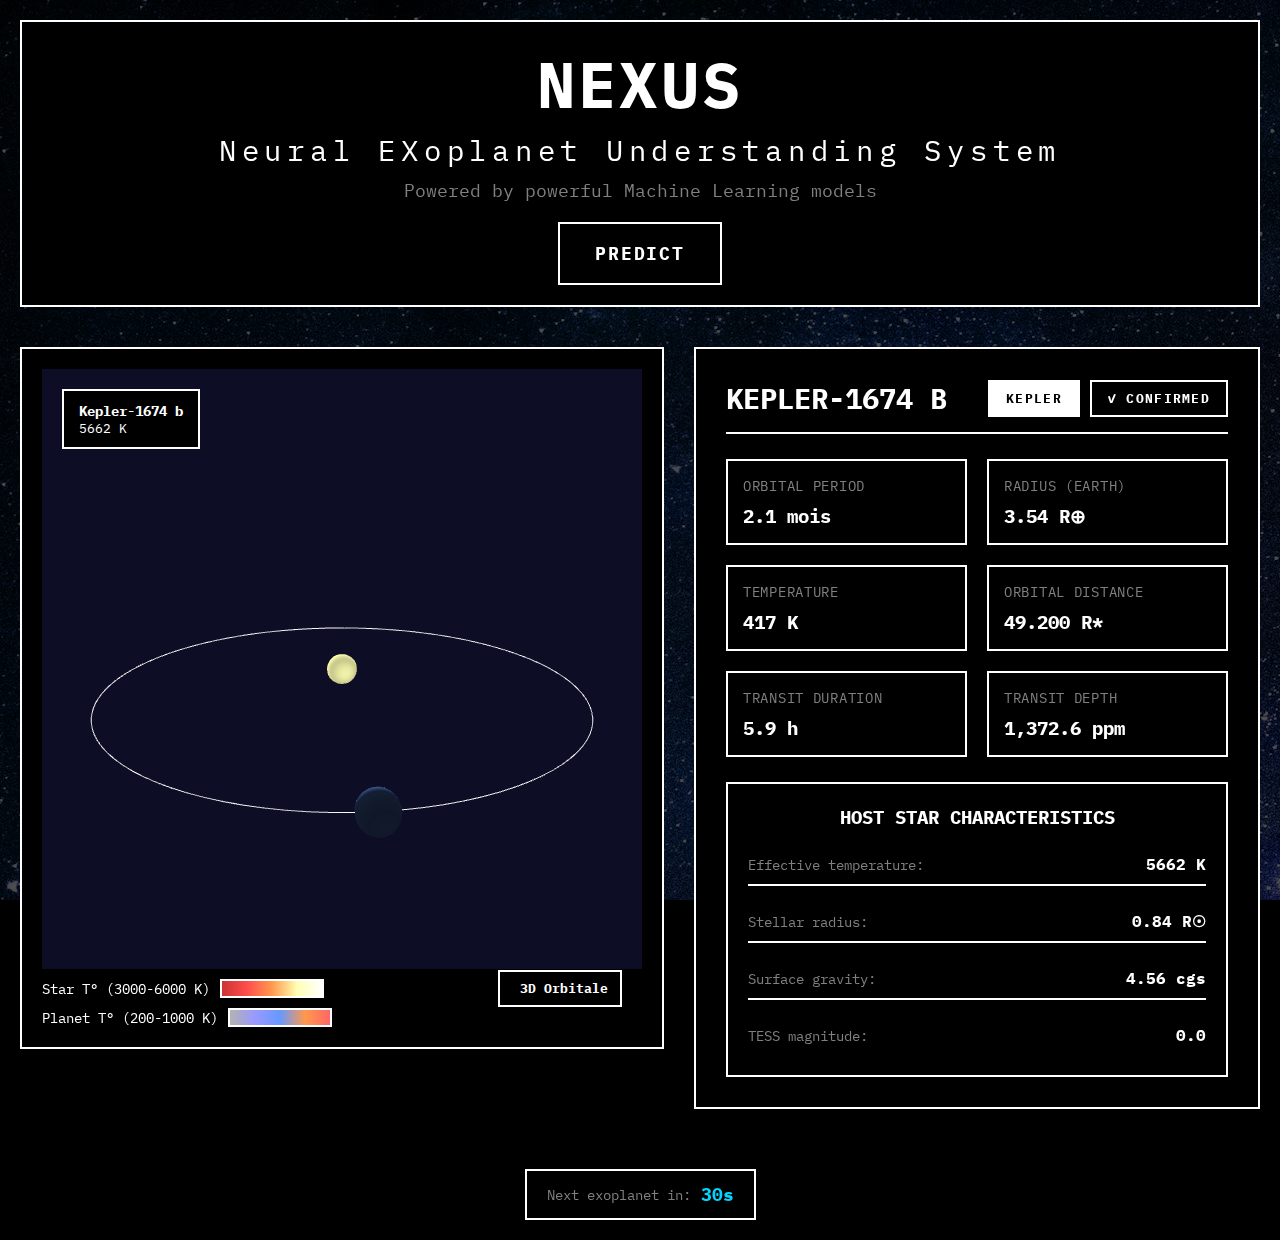
<file: index.html>
<!DOCTYPE html>
<html lang="en">
<head>
    <meta charset="UTF-8">
    <meta name="viewport" content="width=device-width, initial-scale=0.67">
    <title>Exoplanet Explorer</title>
    <link rel="stylesheet" href="styles.css">
    <link href="https://fonts.googleapis.com/css2?family=Orbitron:wght@400;700;900&family=Space+Mono:wght@400;700&display=swap" rel="stylesheet">
</head>
<body>
    <div class="container">
        <!-- Header -->
        <header class="header">
            <h1 class="title">
                <span class="title-main">NExUS</span>
                <span class="title-sub">Neural EXoplanet Understanding System</span>
            </h1>
            <div class="subtitle">Powered by powerful Machine Learning models</div>
            <div class="subtitle"> </div>
            <a href="predict.html" class="explore-btn" style="display: inline-block; text-decoration: none; text-align: center;">Predict</a>
        </header>

        <!-- Main Content -->
        <main class="main-content">
            <!-- Animation Canvas -->
            <section class="animation-section">
                <div class="canvas-container">
                    <canvas id="planetCanvas" width="600" height="600"></canvas>
                    <div class="temp-gradient star-temp-gradient">Star T° (3000-6000 K)</div>
                            <div class="temp-gradient planet-temp-gradient">Planet T° (200-1000 K)</div>
                    <div class="canvas-overlay">
                        
                        <div class="star-info">
                            <div class="star-name" id="starName">Host star</div>
                            
                            <div class="star-temp" id="starTemp">0 K</div>
                        </div>
                        <div class="controls-3d">
                            <div class="camera-info">
                                <span></span>
                                <span id="cameraMode">Orbital</span>
                            </div>
                        </div>
                    </div>
                </div>

                <!-- SIMPLE GRADIENT -->
                
            </section>

            

            <!-- Planet Information Card -->
            <section class="info-section">
                <div class="info-card">
                    <div class="card-header">
                        <h2 class="planet-name" id="planetName">Confirmed Exoplanets</h2>
                        <div class="badges">
                            <div class="mission-badge" id="missionBadge">MISSION</div>
                            <div class="confirmed-badge">✓ CONFIRMED</div>
                        </div>
                    </div>
                    
                    <div class="card-content">
                        <div class="info-grid">
                            <div class="info-item">
                                <div class="info-label">Orbital period</div>
                                <div class="info-value" id="periodValue">-</div>
                            </div>
                            <div class="info-item">
                                <div class="info-label">Radius (Earth)</div>
                                <div class="info-value" id="radiusValue">-</div>
                            </div>
                            <div class="info-item">
                                <div class="info-label">Temperature</div>
                                <div class="info-value" id="tempValue">-</div>
                            </div>
                            <div class="info-item">
                                <div class="info-label">Orbital distance</div>
                                <div class="info-value" id="distanceValue">-</div>
                            </div>
                            <div class="info-item">
                                <div class="info-label">Transit duration</div>
                                <div class="info-value" id="transitValue">-</div>
                            </div>
                            <div class="info-item">
                                <div class="info-label">Transit depth</div>
                                <div class="info-value" id="depthValue">-</div>
                            </div>
                        </div>

                        <div class="star-characteristics">
                            <h3>Host star characteristics</h3>
                            <div class="star-grid">
                                <div class="star-item">
                                    <span class="star-label">Effective temperature:</span>
                                    <span class="star-value" id="starTeff">-</span>
                                </div>
                                <div class="star-item">
                                    <span class="star-label">Stellar radius:</span>
                                    <span class="star-value" id="starRadius">-</span>
                                </div>
                                <div class="star-item">
                                    <span class="star-label">Surface gravity:</span>
                                    <span class="star-value" id="starLogg">-</span>
                                </div>
                                <div class="star-item">
                                    <span class="star-label">TESS magnitude:</span>
                                    <span class="star-value" id="starMag">-</span>
                                </div>
                            </div>
                        </div>
                    </div>
                </div>
            </section>

            <!-- Controls -->
            <section class="controls-section">
                <div class="controls-info">
                    <div class="auto-change-indicator">
                        <span class="indicator-text">Next exoplanet in:</span>
                        <span class="countdown" id="countdown">30s</span>
                    </div>
                </div>
            </section>
        </main>

        <!-- Background Elements -->
        <div class="background-stars"></div>
        <div class="background-particles"></div>
    </div>

    <script src="webgl3d.js"></script>
    <script src="script.js"></script>
</body>
</html>
</file>
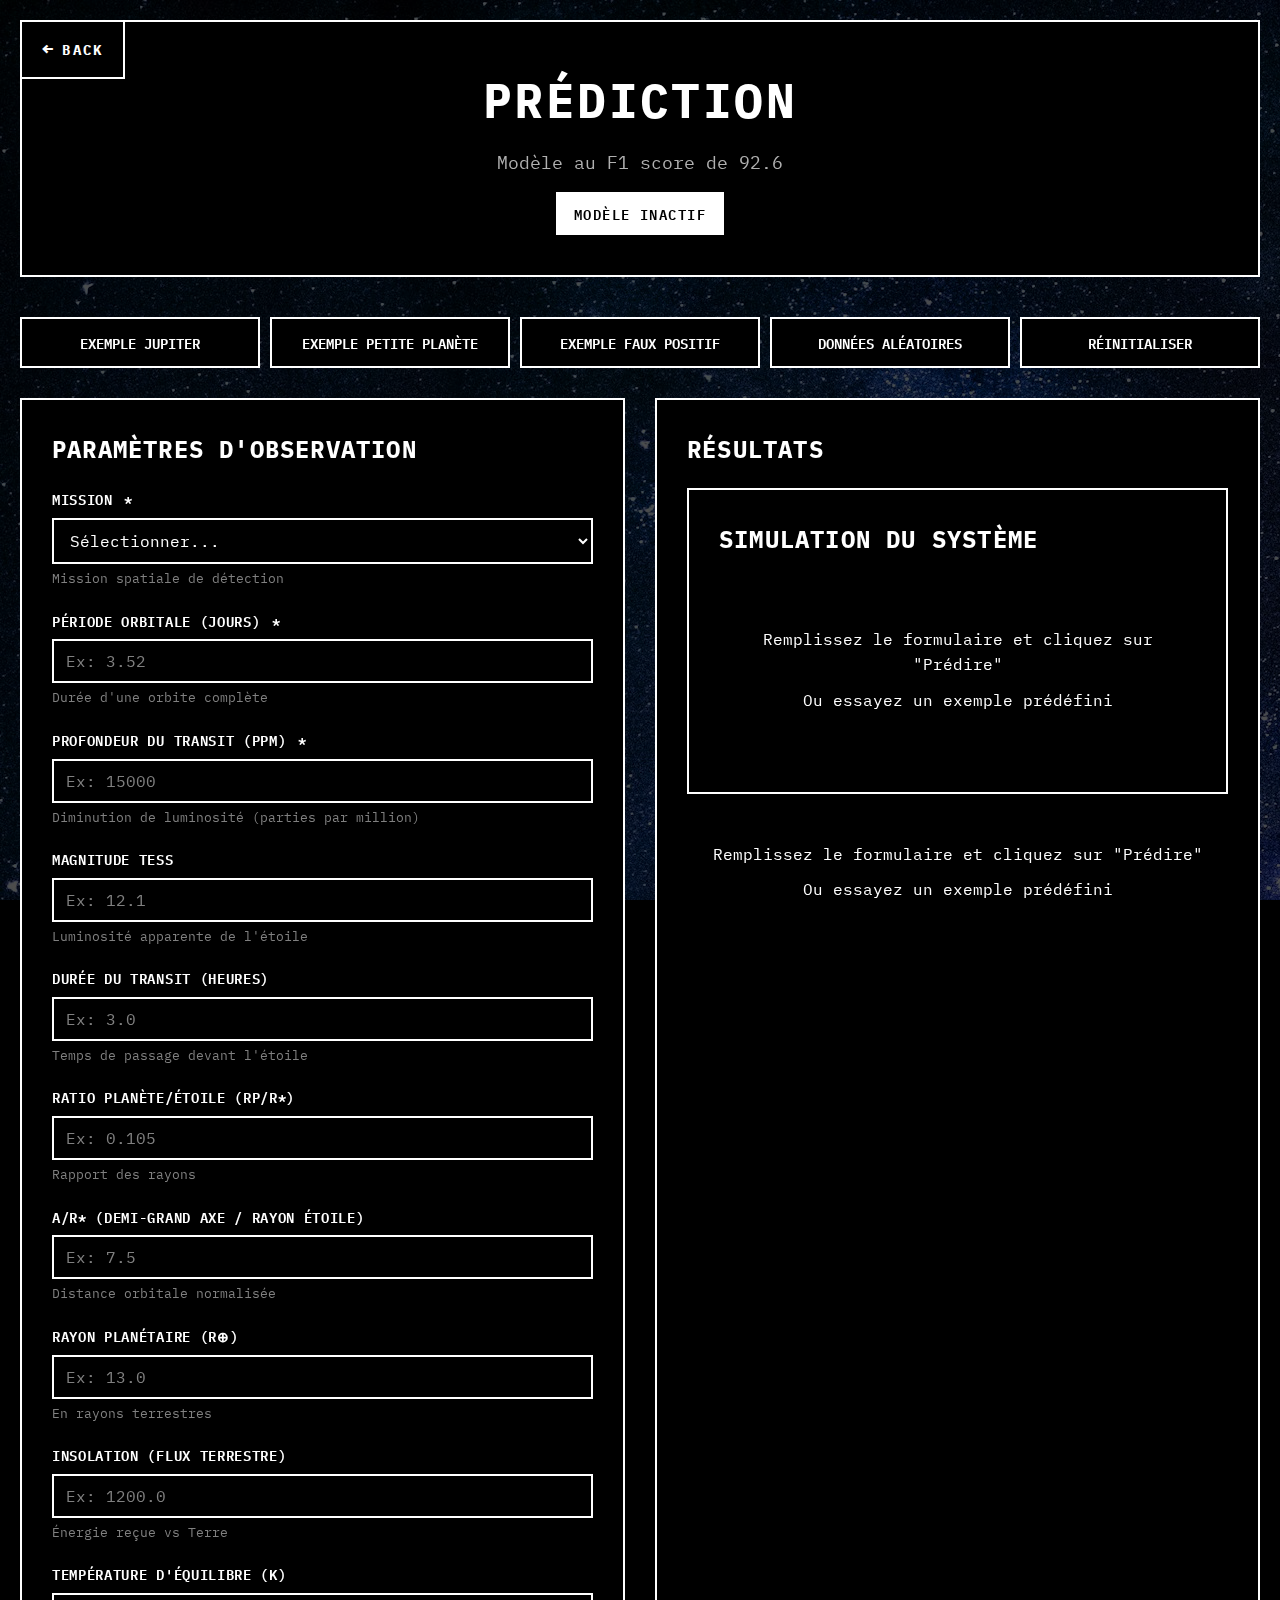
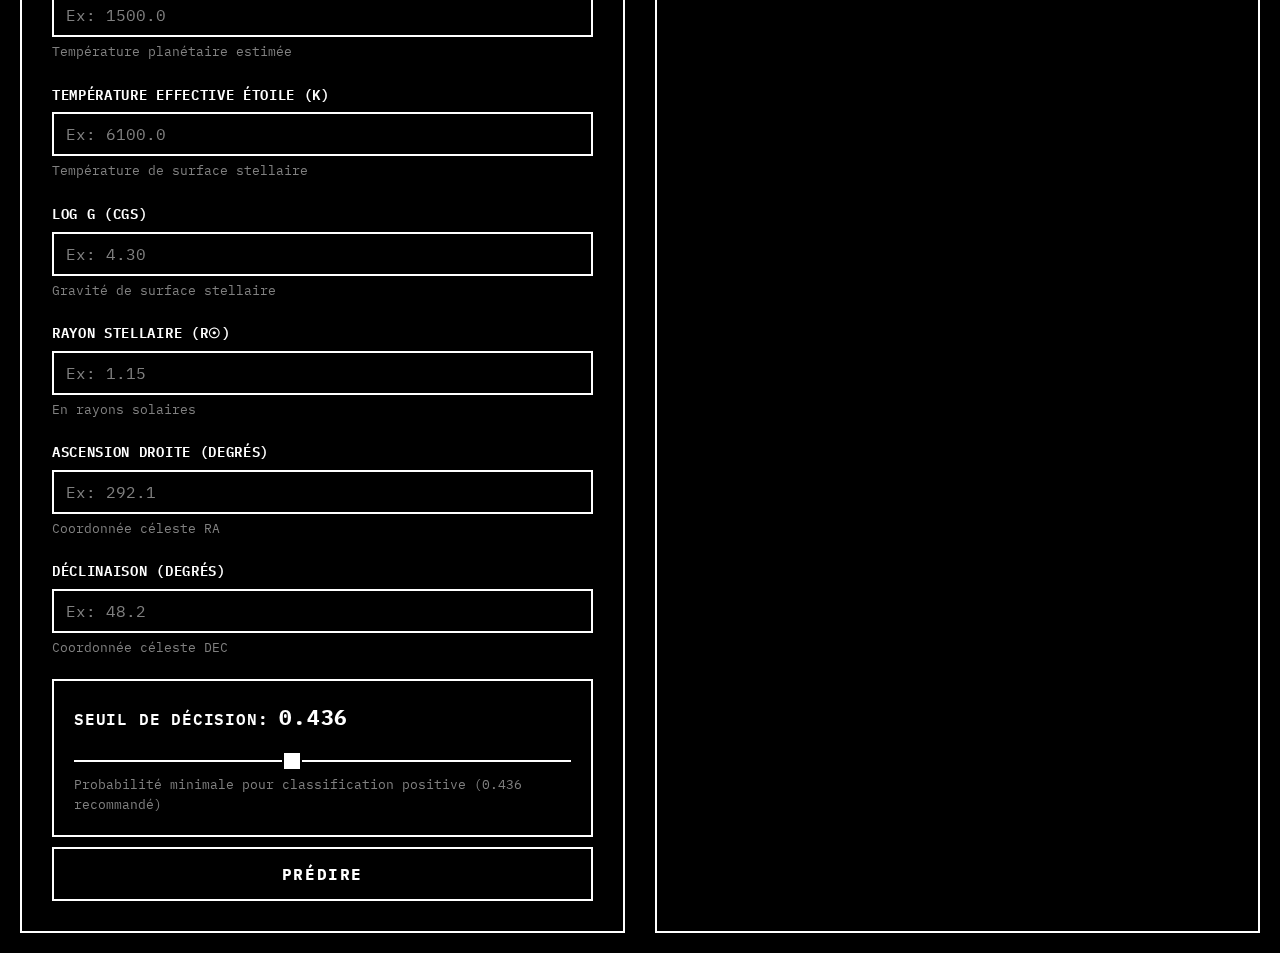
<file: predict.html>
<!DOCTYPE html>
<html lang="fr">
<head>
    <meta charset="UTF-8">
    <meta name="viewport" content="width=device-width, initial-scale=1.0">
    <title>Prédiction Exoplanètes</title>
    <link rel="stylesheet" href="styles2.css">
</head>
<body>
    <div class="predict-container">
        <div class="predict-header">
            <h1>Prédiction</h1>
            <p style="color: #b0b0b0; font-size: 1.1em;">Modèle au F1 score de 92.6</p>
            <div id="apiStatus" class="api-status offline">Vérification de l'API...</div>
            <a href="index.html" class="back-btn">
    <span class="back-arrow">←</span>
    <span class="back-text">BACK</span>
</a>
        </div>

        <div class="example-buttons">
            <button class="example-btn" onclick="loadExample('jupiter')">Exemple Jupiter</button>
            <button class="example-btn" onclick="loadExample('small')">Exemple Petite planète</button>
            <button class="example-btn" onclick="loadExample('false')">Exemple Faux positif</button>
            <button class="example-btn" onclick="generateRandomData()">Données aléatoires</button>
            <button class="example-btn" onclick="clearForm()">Réinitialiser</button>
        </div>

        <div class="predict-grid">
            <div class="predict-card">
                <h2>Paramètres d'observation</h2>
                <form id="predictionForm">
                    <div class="form-group">
                        <label>Mission <span class="required">*</span></label>
                        <select name="mission" required>
                            <option value="">Sélectionner...</option>
                            <option value="kepler">Kepler</option>
                            <option value="k2">K2</option>
                            <option value="tess">TESS</option>
                        </select>
                        <div class="field-description">Mission spatiale de détection</div>
                    </div>

                    <div class="form-group">
                        <label>Période orbitale (jours) <span class="required">*</span></label>
                        <input type="number" name="period_days" step="0.01" min="0" placeholder="Ex: 3.52" required>
                        <div class="field-description">Durée d'une orbite complète</div>
                    </div>

                    <div class="form-group">
                        <label>Profondeur du transit (ppm) <span class="required">*</span></label>
                        <input type="number" name="depth_ppm" step="1" min="0" placeholder="Ex: 15000" required>
                        <div class="field-description">Diminution de luminosité (parties par million)</div>
                    </div>

                    <div class="form-group">
                        <label>Magnitude TESS</label>
                        <input type="number" name="t_mag" step="0.1" min="0" max="20" placeholder="Ex: 12.1">
                        <div class="field-description">Luminosité apparente de l'étoile</div>
                    </div>

                    <div class="form-group">
                        <label>Durée du transit (heures)</label>
                        <input type="number" name="dur_hr" step="0.1" min="0" placeholder="Ex: 3.0">
                        <div class="field-description">Temps de passage devant l'étoile</div>
                    </div>

                    <div class="form-group">
                        <label>Ratio planète/étoile (Rp/R*)</label>
                        <input type="number" name="rprstar" step="0.001" min="0" max="1" placeholder="Ex: 0.105">
                        <div class="field-description">Rapport des rayons</div>
                    </div>

                    <div class="form-group">
                        <label>a/R* (Demi-grand axe / Rayon étoile)</label>
                        <input type="number" name="a_over_rstar" step="0.1" min="0" placeholder="Ex: 7.5">
                        <div class="field-description">Distance orbitale normalisée</div>
                    </div>

                    <div class="form-group">
                        <label>Rayon planétaire (R⊕)</label>
                        <input type="number" name="radius_rearth" step="0.1" min="0" placeholder="Ex: 13.0">
                        <div class="field-description">En rayons terrestres</div>
                    </div>

                    <div class="form-group">
                        <label>Insolation (flux terrestre)</label>
                        <input type="number" name="insol_earth" step="1" min="0" placeholder="Ex: 1200.0">
                        <div class="field-description">Énergie reçue vs Terre</div>
                    </div>

                    <div class="form-group">
                        <label>Température d'équilibre (K)</label>
                        <input type="number" name="eq_temp_k" step="1" min="0" placeholder="Ex: 1500.0">
                        <div class="field-description">Température planétaire estimée</div>
                    </div>

                    <div class="form-group">
                        <label>Température effective étoile (K)</label>
                        <input type="number" name="teff_k" step="1" min="0" placeholder="Ex: 6100.0">
                        <div class="field-description">Température de surface stellaire</div>
                    </div>

                    <div class="form-group">
                        <label>log g (cgs)</label>
                        <input type="number" name="logg_cgs" step="0.01" placeholder="Ex: 4.30">
                        <div class="field-description">Gravité de surface stellaire</div>
                    </div>

                    <div class="form-group">
                        <label>Rayon stellaire (R☉)</label>
                        <input type="number" name="star_rad_rsun" step="0.01" min="0" placeholder="Ex: 1.15">
                        <div class="field-description">En rayons solaires</div>
                    </div>

                    <div class="form-group">
                        <label>Ascension droite (degrés)</label>
                        <input type="number" name="ra_deg" step="0.1" min="0" max="360" placeholder="Ex: 292.1">
                        <div class="field-description">Coordonnée céleste RA</div>
                    </div>

                    <div class="form-group">
                        <label>Déclinaison (degrés)</label>
                        <input type="number" name="dec_deg" step="0.1" min="-90" max="90" placeholder="Ex: 48.2">
                        <div class="field-description">Coordonnée céleste DEC</div>
                    </div>

                    <div class="threshold-control">
                        <label>Seuil de décision: <span class="threshold-value" id="thresholdValue">0.436</span></label>
                        <input type="range" name="threshold" min="0" max="1" step="0.001" value="0.436" oninput="updateThreshold(this.value)">
                        <div class="field-description">Probabilité minimale pour classification positive (0.436 recommandé) </div>
                    </div>

                    <button type="submit" class="submit-btn" id="submitBtn">Prédire</button>
                </form>
            </div>

            <div class="predict-card">
                <h2>Résultats</h2>
                <div id="resultContainer" class="result-container">
                    <div class="result-title" id="resultTitle"></div>
                    <div class="result-decision" id="resultDecision"></div>
                    <div id="resultDetails"></div>
                </div>
                <div class="predict-card">
                    <h2>Simulation du système</h2>
                    
                    <!-- Canvas 3D (caché par défaut) -->
                    <div id="canvas3DContainer" style="display: none; margin-bottom: 20px;">
                        <div class="canvas-container">
                            <canvas id="planetCanvas" width="600" height="400"></canvas>
                        </div>
                    </div>
                    
                    <div id="resultContainer" class="result-container">
                        <div class="result-title" id="resultTitle"></div>
                        <div class="result-decision" id="resultDecision"></div>
                        <div id="resultDetails"></div>
                    </div>
                    <div id="helpText" class="help-text">
                        <p>Remplissez le formulaire et cliquez sur "Prédire"</p>
                        <p style="margin-top: 10px;">Ou essayez un exemple prédéfini</p>
                    </div>
                </div>

                <div id="helpText" class="help-text">
                    <p>Remplissez le formulaire et cliquez sur "Prédire"</p>
                    <p style="margin-top: 10px;">Ou essayez un exemple prédéfini</p>
                </div>
            </div>
        </div>
    </div>
    
    <script>
        const API_URL = 'http://localhost:5000';

        // Exemples de données
        const examples = {
            jupiter: {
                mission: "kepler",
                t_mag: 12.1,
                period_days: 3.52,
                dur_hr: 3.0,
                depth_ppm: 15000,
                rprstar: 0.105,
                a_over_rstar: 7.5,
                radius_rearth: 13.0,
                insol_earth: 1200.0,
                eq_temp_k: 1500.0,
                teff_k: 6100.0,
                logg_cgs: 4.30,
                star_rad_rsun: 1.15,
                ra_deg: 292.1,
                dec_deg: 48.2
            },
            small: {
                mission: "tess",
                t_mag: 10.5,
                period_days: 5.2,
                dur_hr: 2.5,
                depth_ppm: 800,
                rprstar: 0.028,
                a_over_rstar: 12.0,
                radius_rearth: 1.8,
                insol_earth: 150.0,
                eq_temp_k: 350.0,
                teff_k: 5800.0,
                logg_cgs: 4.45,
                star_rad_rsun: 0.95,
                ra_deg: 180.5,
                dec_deg: -25.3
            },
            false: {
                mission: "kepler",
                t_mag: 14.2,
                period_days: 0.5,
                dur_hr: 0.8,
                depth_ppm: 500,
                rprstar: 0.022,
                a_over_rstar: 3.2,
                radius_rearth: 0.9,
                insol_earth: 5000.0,
                eq_temp_k: 2200.0,
                teff_k: 6500.0,
                logg_cgs: 4.50,
                star_rad_rsun: 1.05,
                ra_deg: 45.7,
                dec_deg: 12.8
            }
        };

        // Vérifier l'état de l'API au chargement
        async function checkAPIStatus() {
            const statusDiv = document.getElementById('apiStatus');
            try {
                const response = await fetch(`${API_URL}/api/health`);
                if (response.ok) {
                    statusDiv.className = 'api-status online';
                    statusDiv.textContent = 'Modèle actif';
                } else {
                    throw new Error('API non disponible');
                }
            } catch (error) {
                statusDiv.className = 'api-status offline';
                statusDiv.textContent = 'Modèle inactif';
            }
        }

        function updateThreshold(value) {
            document.getElementById('thresholdValue').textContent = parseFloat(value).toFixed(3);
        }

        function loadExample(type) {
            const form = document.getElementById('predictionForm');
            const data = examples[type];
            
            for (let key in data) {
                const input = form.querySelector(`[name="${key}"]`);
                if (input) {
                    input.value = data[key];
                }
            }
        }

        function clearForm() {
            document.getElementById('predictionForm').reset();
            document.getElementById('thresholdValue').textContent = '0.436';
            hideResult();
        }
        function loadExample(type) {
    const form = document.getElementById('predictionForm');
    const data = examples[type];
    
    for (let key in data) {
        const input = form.querySelector(`[name="${key}"]`);
        if (input) {
            input.value = data[key];
        }
    }
}

function generateRandomData() {
    const form = document.getElementById('predictionForm');
    
    const randomData = {
        mission: ["kepler", "k2", "tess"][Math.floor(Math.random() * 3)],
        t_mag: (Math.random() * 15 + 5).toFixed(1),
        period_days: (Math.random() * 100 + 0.5).toFixed(2),
        dur_hr: (Math.random() * 10 + 0.5).toFixed(1),
        depth_ppm: Math.floor(Math.random() * 50000 + 100),
        rprstar: (Math.random() * 0.3 + 0.01).toFixed(3),
        a_over_rstar: (Math.random() * 50 + 2).toFixed(1),
        radius_rearth: (Math.random() * 20 + 0.5).toFixed(1),
        insol_earth: (Math.random() * 10000 + 10).toFixed(0),
        eq_temp_k: Math.floor(Math.random() * 2500 + 200),
        teff_k: Math.floor(Math.random() * 5000 + 3000),
        logg_cgs: (Math.random() * 2 + 3.5).toFixed(2),
        star_rad_rsun: (Math.random() * 3 + 0.5).toFixed(2),
        ra_deg: (Math.random() * 360).toFixed(1),
        dec_deg: (Math.random() * 180 - 90).toFixed(1)
    };
    
    for (let key in randomData) {
        const input = form.querySelector(`[name="${key}"]`);
        if (input) {
            input.value = randomData[key];
        }
    }
}

function showResult(data, isError = false) {
    const container = document.getElementById('resultContainer');
    const helpText = document.getElementById('helpText');
    const title = document.getElementById('resultTitle');
    const decision = document.getElementById('resultDecision');
    const details = document.getElementById('resultDetails');
    const canvas3D = document.getElementById('canvas3DContainer');

    helpText.style.display = 'none';
    container.style.display = 'block';
    container.className = 'result-container ' + (isError ? 'error' : 'success');

    if (isError) {
        title.textContent = '❌ Erreur';
        decision.textContent = '';
        decision.className = 'result-decision';
        canvas3D.style.display = 'none';
        
        if (data.details && Array.isArray(data.details)) {
            details.innerHTML = '<ul class="error-list">' + 
                data.details.map(err => `<li>${err}</li>`).join('') + 
                '</ul>';
        } else {
            details.textContent = data.error || 'Une erreur est survenue';
        }
    } else {
        title.textContent = 'Exoplanète détectée !';
        decision.textContent = data.prediction.decision;
        decision.className = 'result-decision ' + 
            (data.prediction.decision.includes('Planète') ? 'planet' : 'not-planet');
        
        // Afficher l'animation 3D si c'est une planète
        if (data.prediction.decision.includes('Planète')) {
            canvas3D.style.display = 'block';
            
            // Initialiser le système 3D si pas encore fait
            if (!planetSystem3D) {
                init3DVisualization();
            }
            
            // Créer l'objet planète avec les données de l'utilisateur
            if (planetSystem3D && data.input_data) {
                const planetData = {
                    object_id: "Votre exoplanète",
                    mission: data.input_data.mission || "Custom",
                    period_days: parseFloat(data.input_data.period_days) || 10,
                    dur_hr: parseFloat(data.input_data.dur_hr) || 3,
                    depth_ppm: parseFloat(data.input_data.depth_ppm) || 1000,
                    rprstar: parseFloat(data.input_data.rprstar) || 0.1,
                    a_over_rstar: parseFloat(data.input_data.a_over_rstar) || 10,
                    radius_rearth: parseFloat(data.input_data.radius_rearth) || 1,
                    insol_earth: parseFloat(data.input_data.insol_earth) || 1,
                    eq_temp_k: parseFloat(data.input_data.eq_temp_k) || 300,
                    teff_k: parseFloat(data.input_data.teff_k) || 5800,
                    logg_cgs: parseFloat(data.input_data.logg_cgs) || 4.4,
                    star_rad_rsun: parseFloat(data.input_data.star_rad_rsun) || 1,
                    ra_deg: parseFloat(data.input_data.ra_deg) || 0,
                    dec_deg: parseFloat(data.input_data.dec_deg) || 0,
                    t_mag: parseFloat(data.input_data.t_mag) || 10
                };
                
                planetSystem3D.setPlanet(planetData);
            }
        } else {
            canvas3D.style.display = 'none';
        }
        
        details.innerHTML = `
            <p style="margin-top: 15px; color: #b0b0b0;">
                <strong>Données validées:</strong> ${Object.keys(data.input_data).length} champs
            </p>
        `;
    }
}

        function hideResult() {
            document.getElementById('resultContainer').style.display = 'none';
            document.getElementById('helpText').style.display = 'block';
        }

        document.getElementById('predictionForm').addEventListener('submit', async (e) => {
            e.preventDefault();
            
            const submitBtn = document.getElementById('submitBtn');
            submitBtn.disabled = true;
            submitBtn.innerHTML = 'Prédiction en cours<span class="loading-spinner"></span>';

            const formData = new FormData(e.target);
            const data = {};
            
            formData.forEach((value, key) => {
                if (value !== '') {
                    data[key] = value;
                }
            });

            try {
                const response = await fetch(`${API_URL}/api/predict`, {
                    method: 'POST',
                    headers: {
                        'Content-Type': 'application/json',
                    },
                    body: JSON.stringify(data)
                });

                const result = await response.json();

                if (response.ok) {
                    showResult(result, false);
                } else {
                    showResult(result, true);
                }
            } catch (error) {
                showResult({
                    error: 'Erreur de connexion au serveur',
                    details: ['Vérifiez que l\'API est lancée: python folder/api.py']
                }, true);
            } finally {
                submitBtn.disabled = false;
                submitBtn.innerHTML = 'Prédire';
            }
        });

        // Vérifier l'API au chargement
        checkAPIStatus();
    </script>
     </script>
     <script src="webgl3d.js"></script>
     <script>
         let planetSystem3D = null;
         
         function init3DVisualization() {
             const canvas = document.getElementById('planetCanvas');
             if (canvas && !planetSystem3D) {
                 try {
                     planetSystem3D = new PlanetSystem3D(canvas);
                 } catch (error) {
                     console.warn('WebGL non disponible:', error);
                 }
             }
         }
     </script>
     <div class="background-stars"></div>
     <div class="background-particles"></div>
</body>
</html>
</file>
<file: styles.css>
/* Style Minimaliste Noir & Blanc - Page Animation */
@import url('https://fonts.googleapis.com/css2?family=IBM+Plex+Mono:wght@400;600;700&display=swap');

/* Reset */
* {
    margin: 0;
    padding: 0;
    box-sizing: border-box;
}

:root {
    --black: #000000;
    --white: #FFFFFF;
    --gray: #808080;
}

body {
    font-family: 'IBM Plex Mono', monospace;
    background: var(--black);
    color: var(--white);
    min-height: 100vh;
    overflow-x: hidden;
    position: relative;
}

/* Background Elements */
.background-stars {
    position: fixed;
    top: 0;
    left: 0;
    width: 100%;
    height: 100%;
    background-image: url('galaxie.jpeg');
    opacity: 0.3;
    z-index: -2;
}

.background-particles {
    position: fixed;
    top: 0;
    left: 0;
    width: 100%;
    height: 100%;
    background: transparent;
    z-index: -1;
}

/* Container */
.container {
    max-width: 1400px;
    margin: 0 auto;
    padding: 20px;
    position: relative;
    z-index: 1;
}

/* Header */
.header {
    text-align: center;
    margin-bottom: 40px;
    padding: 20px 0;
    border: 2px solid var(--white);
    background: var(--black);
}

.title {
    font-family: 'IBM Plex Mono', monospace;
    margin-bottom: 10px;
}

.title-main {
    display: block;
    font-size: clamp(2.5rem, 8vw, 4rem);
    font-weight: 700;
    color: var(--white);
    text-transform: uppercase;
    letter-spacing: 0.05em;
}

.title-sub {
    display: block;
    font-size: clamp(1.2rem, 4vw, 1.8rem);
    font-weight: 400;
    color: var(--white);
    letter-spacing: 0.2em;
    margin-top: 5px;
}

.subtitle {
    font-size: 1.1rem;
    color: var(--gray);
}

/* Main Content */
.main-content {
    display: grid;
    grid-template-columns: 1fr 1fr;
    gap: 30px;
    align-items: start;
}

/* Animation Section */
.animation-section {
    display: flex;
    justify-content: center;
    align-items: center;
}

.canvas-container {
    position: relative;
    background: var(--black);
    padding: 20px;
    border: 2px solid var(--white);
}

#planetCanvas {
    display: block;
    background: var(--black);
}

.canvas-overlay {
    position: absolute;
    top: 20px;
    left: 20px;
    right: 20px;
    bottom: 20px;
    pointer-events: none;
}

.star-info {
    position: absolute;
    top: 20px;
    left: 20px;
    background: var(--black);
    padding: 10px 15px;
    border: 2px solid var(--white);
}

.star-name {
    font-size: 0.9rem;
    color: var(--white);
    font-weight: 700;
}

.star-temp {
    font-size: 0.8rem;
    color: var(--white);
}

.controls-3d {
    position: absolute;
    bottom: 20px;
    right: 20px;
}

.camera-info {
    background: var(--black);
    padding: 8px 12px;
    border: 2px solid var(--white);
    font-size: 0.8rem;
    color: var(--white);
    display: flex;
    gap: 8px;
    align-items: center;
}

.camera-info span:first-child {
    color: var(--gray);
}

#cameraMode {
    font-weight: 700;
    color: var(--white);
}

/* Info Section */
.info-section {
    display: flex;
    flex-direction: column;
}

.info-card {
    background: var(--black);
    padding: 30px;
    border: 2px solid var(--white);
}

.card-header {
    display: flex;
    justify-content: space-between;
    align-items: center;
    margin-bottom: 25px;
    padding-bottom: 15px;
    border-bottom: 2px solid var(--white);
}

.badges {
    display: flex;
    gap: 10px;
    align-items: center;
}

.planet-name {
    font-family: 'IBM Plex Mono', monospace;
    font-size: 1.8rem;
    color: var(--white);
    font-weight: 700;
    text-transform: uppercase;
}

.mission-badge {
    background: var(--white);
    color: var(--black);
    padding: 8px 16px;
    border: 2px solid var(--white);
    font-size: 0.8rem;
    font-weight: 700;
    text-transform: uppercase;
    letter-spacing: 0.1em;
}

.confirmed-badge {
    background: var(--black);
    color: var(--white);
    padding: 8px 16px;
    border: 2px solid var(--white);
    font-size: 0.8rem;
    font-weight: 700;
    text-transform: uppercase;
    letter-spacing: 0.1em;
}

.card-content {
    display: flex;
    flex-direction: column;
    gap: 25px;
}

/* Info Grid */
.info-grid {
    display: grid;
    grid-template-columns: repeat(auto-fit, minmax(200px, 1fr));
    gap: 20px;
}

.info-item {
    background: var(--black);
    padding: 15px;
    border: 2px solid var(--white);
    transition: all 0.2s ease;
}

.info-item:hover {
    background: var(--white);
    color: var(--black);
}

.info-item:hover .info-label,
.info-item:hover .info-value {
    color: var(--black);
}

.info-label {
    font-size: 0.9rem;
    color: var(--gray);
    margin-bottom: 8px;
    text-transform: uppercase;
    letter-spacing: 0.05em;
}

.info-value {
    font-size: 1.2rem;
    color: var(--white);
    font-weight: 700;
    font-family: 'IBM Plex Mono', monospace;
}

/* Star Characteristics */
.star-characteristics {
    background: var(--black);
    padding: 20px;
    border: 2px solid var(--white);
}

.star-characteristics h3 {
    color: var(--white);
    font-family: 'IBM Plex Mono', monospace;
    font-size: 1.2rem;
    margin-bottom: 15px;
    text-align: center;
    text-transform: uppercase;
}

.star-grid {
    display: grid;
    grid-template-columns: repeat(auto-fit, minmax(250px, 1fr));
    gap: 15px;
}

.star-item {
    display: flex;
    justify-content: space-between;
    align-items: center;
    padding: 10px 0;
    border-bottom: 2px solid var(--white);
}

.star-item:last-child {
    border-bottom: none;
}

.star-label {
    color: var(--gray);
    font-size: 0.9rem;
}

.star-value {
    color: var(--white);
    font-weight: 700;
    font-family: 'IBM Plex Mono', monospace;
}

/* Controls */
.controls-section {
    grid-column: 1 / -1;
    display: flex;
    flex-direction: column;
    align-items: center;
    gap: 20px;
    margin-top: 30px;
}

.controls-info {
    display: flex;
    justify-content: center;
}

.auto-change-indicator {
    background: var(--black);
    padding: 12px 20px;
    border: 2px solid var(--white);
    display: flex;
    align-items: center;
    gap: 10px;
    font-family: 'IBM Plex Mono', monospace;
}

.indicator-text {
    color: var(--gray);
    font-size: 0.9rem;
}

.countdown {
    color: var(--white);
    font-weight: 700;
    font-size: 1.1rem;
    min-width: 30px;
    text-align: center;
}

.explore-btn {
    background: var(--black);
    color: var(--white);
    border: 2px solid var(--white);
    padding: 18px 35px;
    font-size: 1.1rem;
    font-weight: 700;
    font-family: 'IBM Plex Mono', monospace;
    cursor: pointer;
    display: flex;
    align-items: center;
    gap: 12px;
    transition: all 0.2s ease;
    text-transform: uppercase;
    letter-spacing: 0.1em;
    margin: 20px auto 0 auto;
}

.explore-btn:hover {
    background: var(--white);
    color: var(--black);
}

.explore-btn:active {
    transform: scale(0.98);
}

.btn-icon {
    font-size: 1.3rem;
}

.btn-text {
    position: relative;
}

/* Responsive Design */
@media (max-width: 1200px) {
    .main-content {
        grid-template-columns: 1fr;
        gap: 30px;
    }
    
    .animation-section {
        order: 2;
    }
    
    .info-section {
        order: 1;
    }
}

@media (max-width: 768px) {
    .container {
        padding: 15px;
    }
    
    .info-grid {
        grid-template-columns: 1fr;
    }
    
    .star-grid {
        grid-template-columns: 1fr;
    }
    
    .card-header {
        flex-direction: column;
        gap: 15px;
        text-align: center;
    }
    
    #planetCanvas {
        width: 100%;
        height: auto;
    }
    
    .canvas-container {
        padding: 15px;
    }
}

@media (max-width: 480px) {
    .title-main {
        font-size: 2.5rem;
    }
    
    .title-sub {
        font-size: 1.2rem;
    }
    
    .info-card {
        padding: 20px;
    }
    
    .explore-btn {
        padding: 15px 25px;
        font-size: 1rem;
    }
}

/* Loading Animation */
.loading {
    opacity: 0.6;
    pointer-events: none;
}

.loading::after {
    content: '';
    position: absolute;
    top: 50%;
    left: 50%;
    width: 40px;
    height: 40px;
    margin: -20px 0 0 -20px;
    border: 2px solid var(--white);
    border-top-color: var(--black);
    animation: spin 1s linear infinite;
}

@keyframes spin {
    0% { transform: rotate(0deg); }
    100% { transform: rotate(360deg); }
}

/* Focus */
*:focus-visible {
    outline: 2px solid var(--white);
    outline-offset: 2px;
}

/* GRADIENT DE TEMPÉRATURE */
.temp-gradient {
    display: flex;
    align-items: center;
    gap: 10px;
    margin-top: 10px;
    font-size: 0.85rem;
    color: var(--white);
}

.temp-gradient::after {
    content: '';
    width: 100px;
    height: 15px;
    border: 2px solid var(--white);
}

.star-temp-gradient::after {
    background: linear-gradient(to right, 
        rgb(204, 51, 51), 
        rgb(255, 77, 77), 
        rgb(255, 153, 77), 
        rgb(255, 255, 179), 
        rgb(255, 255, 255)
    );
}

.planet-temp-gradient::after {
    background: linear-gradient(to right, 
        rgb(179, 179, 179), 
        rgb(153, 153, 255), 
        rgb(102, 153, 255), 
        rgb(255, 153, 77), 
        rgb(255, 102, 102)
    );
}
</file>
<file: styles2.css>
/* Style Minimaliste - Noir & Blanc */
@import url('https://fonts.googleapis.com/css2?family=IBM+Plex+Mono:wght@400;600;700&display=swap');

/* Reset */
* {
    margin: 0;
    padding: 0;
    box-sizing: border-box;
}

:root {
    --black: #000000;
    --white: #FFFFFF;
    --gray: #808080;
}

body {
    font-family: 'IBM Plex Mono', monospace;
    background: var(--black);
    color: var(--white);
    line-height: 1.6;
    padding: 20px;
    min-height: 100vh;
}

/* Container principal */
.predict-container {
    max-width: 1400px;
    margin: 0 auto;
}

/* Header */
.predict-header {
    text-align: center;
    margin-bottom: 40px;
    padding: 40px 30px;
    background: var(--black);
    border: 2px solid var(--white);
}

.predict-header h1 {
    font-family: 'IBM Plex Mono', monospace;
    font-size: 3em;
    font-weight: 700;
    color: var(--white);
    margin-bottom: 10px;
    letter-spacing: 0.05em;
    text-transform: uppercase;
}

.predict-header p {
    color: var(--white);
    font-size: 1em;
    font-weight: 400;
}

/* Status API */
.api-status {
    display: inline-block;
    padding: 8px 16px;
    font-size: 0.9em;
    font-weight: 600;
    margin-top: 15px;
    font-family: 'IBM Plex Mono', monospace;
    text-transform: uppercase;
    letter-spacing: 0.1em;
}

.api-status.online {
    background: var(--black);
    color: var(--white);
    border: 2px solid var(--white);
}

.api-status.offline {
    background: var(--white);
    color: var(--black);
    border: 2px solid var(--white);
}

/* Boutons d'exemples */
.example-buttons {
    display: flex;
    gap: 10px;
    margin-bottom: 30px;
    flex-wrap: wrap;
}

.example-btn {
    flex: 1;
    min-width: 160px;
    padding: 12px 20px;
    background: var(--black);
    border: 2px solid var(--white);
    color: var(--white);
    font-size: 0.9em;
    font-weight: 600;
    font-family: 'IBM Plex Mono', monospace;
    cursor: pointer;
    transition: all 0.2s ease;
    text-transform: uppercase;
}

.example-btn:hover {
    background: var(--white);
    color: var(--black);
}

.example-btn:active {
    transform: scale(0.98);
}

/* Grid de prédiction */
.predict-grid {
    display: grid;
    grid-template-columns: 1fr 1fr;
    gap: 30px;
}

@media (max-width: 1024px) {
    .predict-grid {
        grid-template-columns: 1fr;
    }
}

/* Cards */
.predict-card {
    background: var(--black);
    padding: 30px;
    border: 2px solid var(--white);
}

.predict-card h2 {
    font-family: 'IBM Plex Mono', monospace;
    font-size: 1.5em;
    font-weight: 700;
    color: var(--white);
    margin-bottom: 20px;
    letter-spacing: 0.05em;
    text-transform: uppercase;
}

/* Formulaire */
.form-group {
    margin-bottom: 20px;
}

.form-group label {
    display: block;
    margin-bottom: 8px;
    color: var(--white);
    font-weight: 600;
    font-size: 0.85em;
    font-family: 'IBM Plex Mono', monospace;
    text-transform: uppercase;
    letter-spacing: 0.05em;
}

.form-group .required {
    color: var(--white);
    margin-left: 3px;
}

.form-group input,
.form-group select {
    width: 100%;
    padding: 10px 12px;
    background: var(--black);
    border: 2px solid var(--white);
    color: var(--white);
    font-size: 1em;
    font-family: 'IBM Plex Mono', monospace;
    transition: all 0.2s ease;
}

.form-group input:hover,
.form-group select:hover {
    background: var(--white);
    color: var(--black);
}

.form-group input:focus,
.form-group select:focus {
    outline: none;
    background: var(--black);
    color: var(--white);
    border: 2px solid var(--white);
}

.form-group input::placeholder {
    color: var(--gray);
}

.form-group select option {
    background: var(--black);
    color: var(--white);
}

.field-description {
    font-size: 0.8em;
    color: var(--gray);
    margin-top: 5px;
}

/* Contrôle de seuil */
.threshold-control {
    background: var(--black);
    padding: 20px;
    margin-top: 20px;
    border: 2px solid var(--white);
}

.threshold-control label {
    display: block;
    margin-bottom: 10px;
    color: var(--white);
    font-weight: 600;
    font-family: 'IBM Plex Mono', monospace;
    text-transform: uppercase;
    letter-spacing: 0.05em;
}

.threshold-value {
    color: var(--white);
    font-weight: 700;
    font-size: 1.3em;
}

input[type="range"] {
    -webkit-appearance: none;
    appearance: none;
    width: 100%;
    height: 2px;
    background: var(--white);
    outline: none;
    margin-top: 10px;
}

input[type="range"]::-webkit-slider-thumb {
    -webkit-appearance: none;
    appearance: none;
    width: 20px;
    height: 20px;
    background: var(--white);
    cursor: pointer;
    border: 2px solid var(--black);
}

input[type="range"]::-moz-range-thumb {
    width: 20px;
    height: 20px;
    background: var(--white);
    cursor: pointer;
    border: 2px solid var(--black);
}

/* Bouton submit */
.submit-btn {
    width: 100%;
    padding: 15px 30px;
    background: var(--black);
    border: 2px solid var(--white);
    color: var(--white);
    font-size: 1em;
    font-weight: 700;
    font-family: 'IBM Plex Mono', monospace;
    cursor: pointer;
    transition: all 0.2s ease;
    margin-top: 10px;
    text-transform: uppercase;
    letter-spacing: 0.1em;
}

.submit-btn:hover:not(:disabled) {
    background: var(--white);
    color: var(--black);
}

.submit-btn:active:not(:disabled) {
    transform: scale(0.98);
}

.submit-btn:disabled {
    opacity: 0.5;
    cursor: not-allowed;
}

/* Conteneur de résultats */
.result-container {
    padding: 20px;
    display: none;
    border: 2px solid var(--white);
}

.result-container.success {
    background: var(--black);
}

.result-container.error {
    background: var(--black);
}

.result-title {
    font-family: 'IBM Plex Mono', monospace;
    font-size: 1.2em;
    font-weight: 700;
    margin-bottom: 15px;
    color: var(--white);
    text-transform: uppercase;
    letter-spacing: 0.05em;
}

.result-decision {
    font-family: 'IBM Plex Mono', monospace;
    font-size: 2em;
    font-weight: 700;
    text-align: center;
    padding: 25px;
    margin: 15px 0;
    background: var(--black);
    border: 2px solid var(--white);
    text-transform: uppercase;
    letter-spacing: 0.05em;
}

.result-decision.planet {
    color: var(--white);
}

.result-decision.not-planet {
    color: var(--white);
}

/* Liste d'erreurs */
.error-list {
    list-style: none;
    padding: 0;
}

.error-list li {
    padding: 10px 12px;
    margin: 8px 0;
    background: var(--black);
    border: 2px solid var(--white);
    font-size: 0.9em;
}

/* Texte d'aide */
.help-text {
    color: var(--white);
    text-align: center;
    padding: 40px 20px;
}

.help-text p {
    font-size: 1em;
    margin: 8px 0;
}

/* Loading spinner */
.loading-spinner {
    display: inline-block;
    width: 18px;
    height: 18px;
    border: 2px solid var(--white);
    border-top-color: var(--black);
    animation: spin 0.8s linear infinite;
    margin-left: 8px;
    vertical-align: middle;
}

@keyframes spin {
    to {
        transform: rotate(360deg);
    }
}

/* Scrollbar */
::-webkit-scrollbar {
    width: 12px;
}

::-webkit-scrollbar-track {
    background: var(--black);
    border: 1px solid var(--white);
}

::-webkit-scrollbar-thumb {
    background: var(--white);
    border: 2px solid var(--black);
}

/* Responsive */
@media (max-width: 768px) {
    body {
        padding: 10px;
    }

    .predict-header {
        padding: 30px 20px;
    }

    .predict-header h1 {
        font-size: 2em;
    }

    .predict-card {
        padding: 20px;
    }

    .predict-card h2 {
        font-size: 1.3em;
    }

    .example-buttons {
        flex-direction: column;
    }

    .example-btn {
        min-width: 100%;
    }

    .result-decision {
        font-size: 1.5em;
        padding: 20px;
    }
}

/* Focus */
*:focus-visible {
    outline: 2px solid var(--white);
    outline-offset: 2px;
}

/* Canvas 3D */
.canvas-container {
    position: relative;
    width: 100%;
    background: var(--black);
    overflow: hidden;
    border: 2px solid var(--white);
}

#planetCanvas {
    width: 100%;
    height: 400px;
    display: block;
    cursor: grab;
}

#planetCanvas:active {
    cursor: grabbing;
}

.background-stars {
    position: fixed;
    top: 0;
    left: 0;
    width: 100%;
    height: 100%;
    background-image: url('galaxie.jpeg');
    opacity: 0.3;
    z-index: -2;
}

.background-particles {
    position: fixed;
    top: 0;
    left: 0;
    width: 100%;
    height: 100%;
    background: transparent;
    z-index: -1;
}
/* Bouton de retour */
.back-btn {
    position: fixed;
    top: 20px;
    left: 20px;
    background: var(--black);
    color: var(--white);
    border: 2px solid var(--white);
    padding: 12px 20px;
    font-size: 0.9rem;
    font-weight: 700;
    font-family: 'IBM Plex Mono', monospace;
    text-decoration: none;
    display: inline-flex;
    align-items: center;
    gap: 8px;
    transition: all 0.2s ease;
    text-transform: uppercase;
    letter-spacing: 0.1em;
    z-index: 1000;
}

.back-btn:hover {
    background: var(--white);
    color: var(--black);
}

.back-btn:active {
    transform: scale(0.95);
}

.back-arrow {
    font-size: 1.2rem;
    transition: transform 0.2s ease;
}

.back-btn:hover .back-arrow {
    transform: translateX(-3px);
}

.back-text {
    letter-spacing: 0.15em;
}

@media (max-width: 768px) {
    .back-btn {
        top: 10px;
        left: 10px;
        padding: 10px 16px;
        font-size: 0.8rem;
    }
}
</file>
